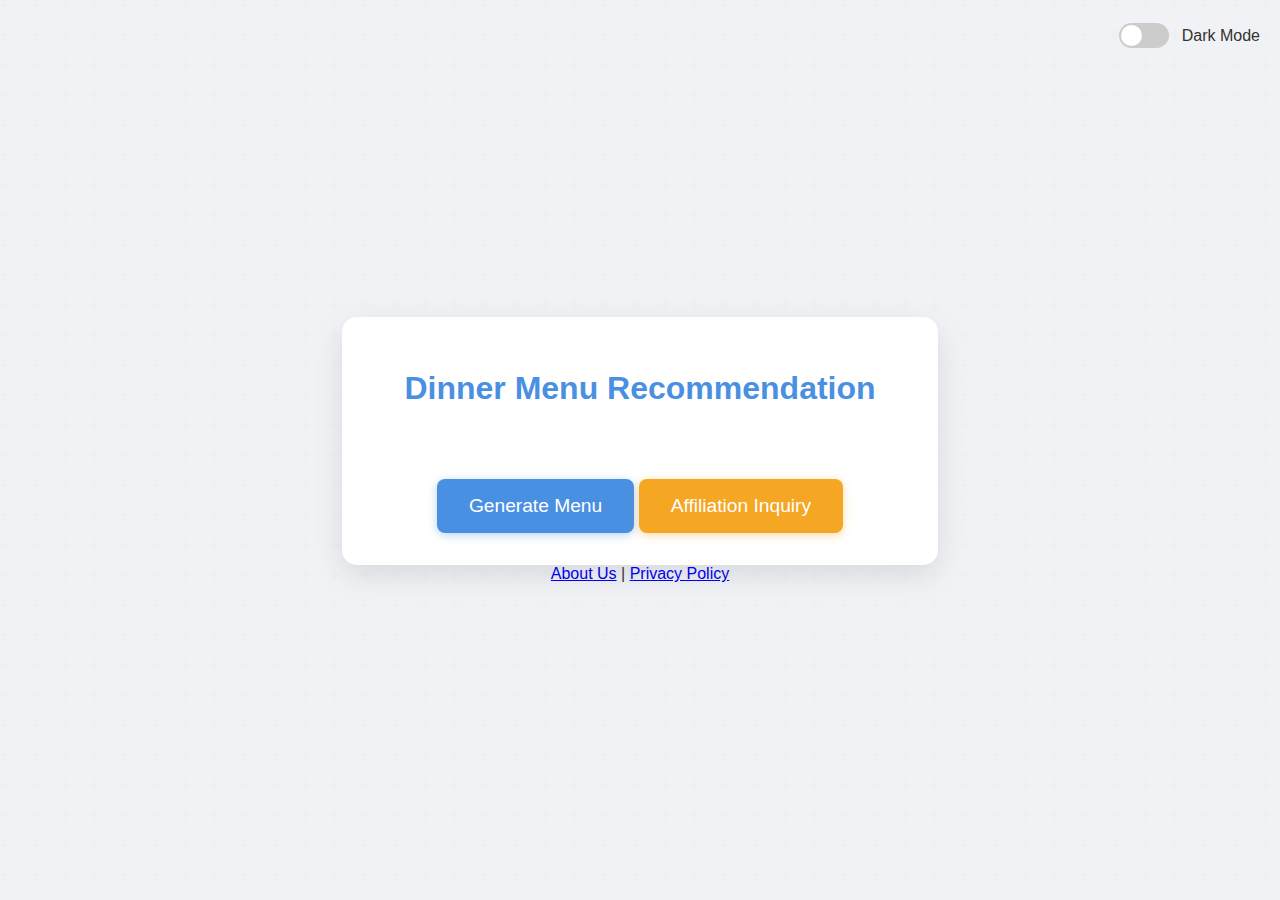
<file: index.html>
<!DOCTYPE html>
<html lang="en">
<head>
    <!-- Google tag (gtag.js) -->
<script async src="https://www.googletagmanager.com/gtag/js?id=G-9MMYBMFKHB"></script>
<script>
  window.dataLayer = window.dataLayer || [];
  function gtag(){dataLayer.push(arguments);}
  gtag('js', new Date());

  gtag('config', 'G-9MMYBMFKHB');
</script>
<script type="text/javascript">
    (function(c,l,a,r,i,t,y){
        c[a]=c[a]||function(){(c[a].q=c[a].q||[]).push(arguments)};
        t=l.createElement(r);t.async=1;t.src="https://www.clarity.ms/tag/"+i;
        y=l.getElementsByTagName(r)[0];y.parentNode.insertBefore(t,y);
    })(window, document, "clarity", "script", "v2w782zga2");
</script>
    <meta charset="UTF-8">
    <meta name="viewport" content="width=device-width, initial-scale=1.0">
    <title>Dinner Menu Recommendation</title>
    <link rel="stylesheet" href="style.css">
</head>
<body>
    <div class="theme-switcher">
        <input type="checkbox" id="theme-toggle">
        <label for="theme-toggle">Dark Mode</label>
    </div>
    <div class="container">
        <h1>Dinner Menu Recommendation</h1>
        <div id="menu-container" class="menu-container">
        </div>
        <button id="generate-btn">Generate Menu</button>
        <a href="contact.html" class="contact-button">Affiliation Inquiry</a>
    </div>
    <footer class="site-footer">
        <a href="about.html">About Us</a> | <a href="privacy.html">Privacy Policy</a>
    </footer>
    <script src="main.js"></script>
</body>
</html>
</file>
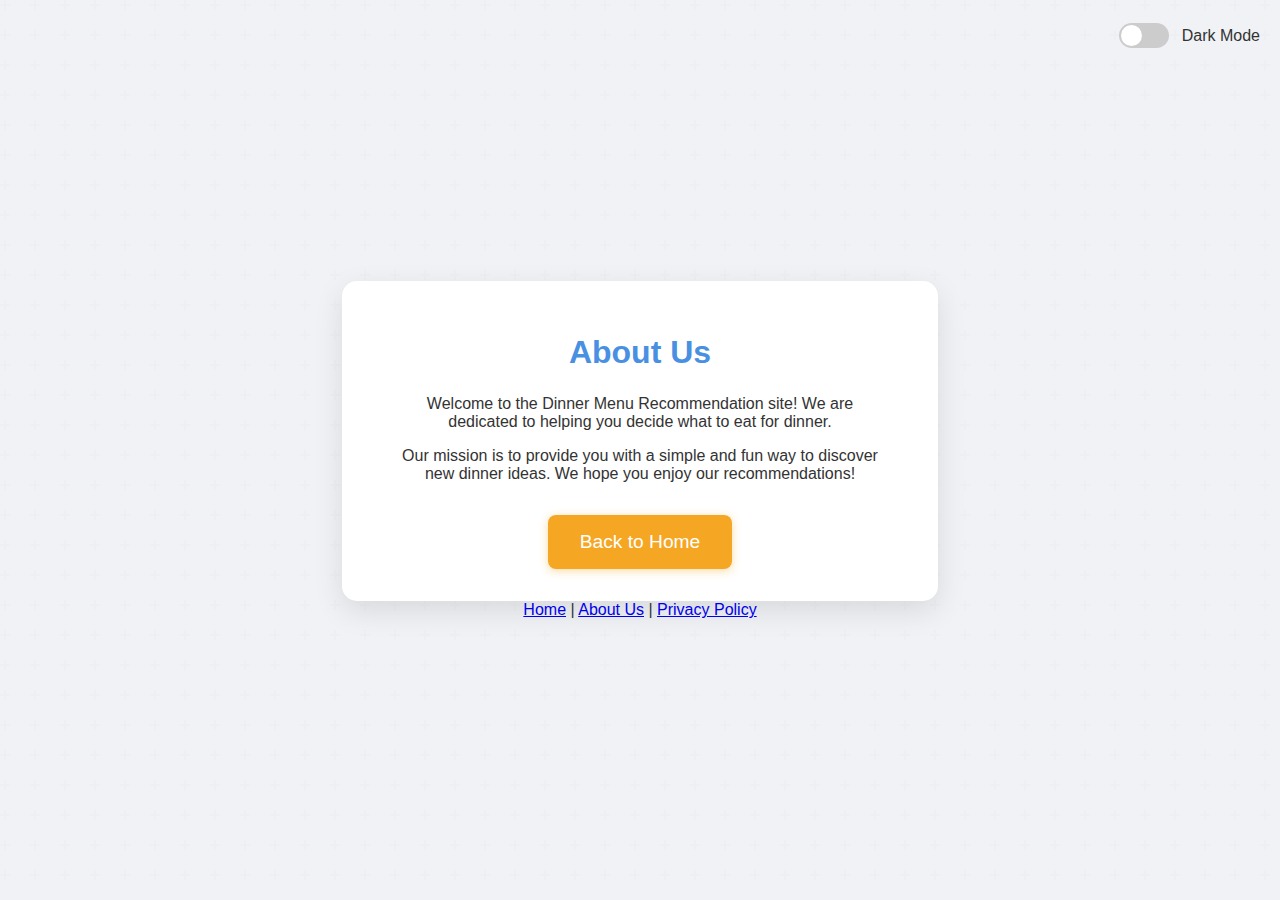
<file: about.html>
<!DOCTYPE html>
<html lang="en">
<head>
    <!-- Google tag (gtag.js) -->
<script async src="https://www.googletagmanager.com/gtag/js?id=G-9MMYBMFKHB"></script>
<script>
  window.dataLayer = window.dataLayer || [];
  function gtag(){dataLayer.push(arguments);}
  gtag('js', new Date());

  gtag('config', 'G-9MMYBMFKHB');
</script>
<script type="text/javascript">
    (function(c,l,a,r,i,t,y){
        c[a]=c[a]||function(){(c[a].q=c[a].q||[]).push(arguments)};
        t=l.createElement(r);t.async=1;t.src="https://www.clarity.ms/tag/"+i;
        y=l.getElementsByTagName(r)[0];y.parentNode.insertBefore(t,y);
    })(window, document, "clarity", "script", "v2w782zga2");
</script>
    <meta charset="UTF-8">
    <meta name="viewport" content="width=device-width, initial-scale=1.0">
    <title>About Us</title>
    <link rel="stylesheet" href="style.css">
</head>
<body>
    <div class="theme-switcher">
        <input type="checkbox" id="theme-toggle">
        <label for="theme-toggle">Dark Mode</label>
    </div>
    <div class="container">
        <h1>About Us</h1>
        <p>
            Welcome to the Dinner Menu Recommendation site! We are dedicated to helping you decide what to eat for dinner.
        </p>
        <p>
            Our mission is to provide you with a simple and fun way to discover new dinner ideas. We hope you enjoy our recommendations!
        </p>
        <a href="index.html" class="contact-button">Back to Home</a>
    </div>
    <footer class="site-footer">
        <a href="index.html">Home</a> | <a href="about.html">About Us</a> | <a href="privacy.html">Privacy Policy</a>
    </footer>
    <script src="main.js"></script>
</body>
</html>
</file>
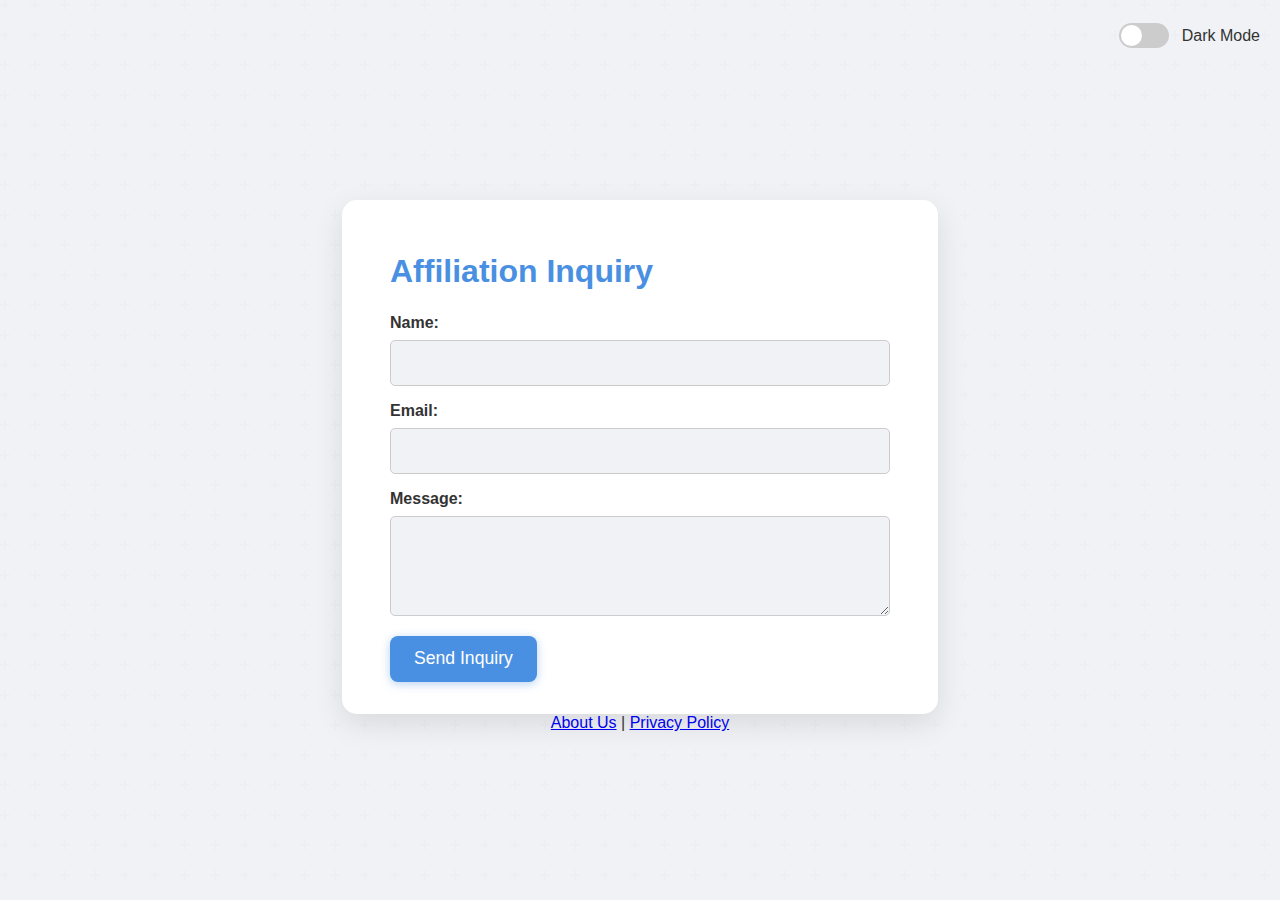
<file: contact.html>
<!DOCTYPE html>
<html lang="en">
<head>
    <!-- Google tag (gtag.js) -->
<script async src="https://www.googletagmanager.com/gtag/js?id=G-9MMYBMFKHB"></script>
<script>
  window.dataLayer = window.dataLayer || [];
  function gtag(){dataLayer.push(arguments);}
  gtag('js', new Date());

  gtag('config', 'G-9MMYBMFKHB');
</script>
<script type="text/javascript">
    (function(c,l,a,r,i,t,y){
        c[a]=c[a]||function(){(c[a].q=c[a].q||[]).push(arguments)};
        t=l.createElement(r);t.async=1;t.src="https://www.clarity.ms/tag/"+i;
        y=l.getElementsByTagName(r)[0];y.parentNode.insertBefore(t,y);
    })(window, document, "clarity", "script", "v2w782zga2");
</script>
    <meta charset="UTF-8">
    <meta name="viewport" content="width=device-width, initial-scale=1.0">
    <title>Affiliation Inquiry</title>
    <link rel="stylesheet" href="style.css">
    <meta name="google-adsense-account" content="ca-pub-5579554016803765">
    <style>
        .form-container {
            background: var(--white);
            padding: 2rem 3rem;
            border-radius: 15px;
            box-shadow: 0 10px 30px rgba(0, 0, 0, 0.1);
            max-width: 90%;
            width: 500px;
            text-align: left;
            transition: background-color 0.3s, box-shadow 0.3s;
            margin-top: 2rem;
        }

        body.dark-mode .form-container {
            background-color: #2c2c2c;
            box-shadow: 0 10px 30px rgba(0, 0, 0, 0.7);
        }

        .form-container label {
            display: block;
            margin-bottom: 0.5rem;
            font-weight: bold;
            color: var(--text-color);
        }

        .form-container input[type="text"],
        .form-container input[type="email"],
        .form-container textarea {
            width: 100%;
            padding: 0.8rem;
            margin-bottom: 1rem;
            border: 1px solid #ccc;
            border-radius: 5px;
            font-size: 1rem;
            background-color: var(--background-color);
            color: var(--text-color);
            box-sizing: border-box; /* Ensures padding doesn't increase width */
        }

        .form-container textarea {
            resize: vertical;
            min-height: 100px;
        }

        .form-container button {
            background-color: var(--primary-color);
            color: var(--white);
            border: none;
            padding: 0.8rem 1.5rem;
            font-size: 1.1rem;
            border-radius: 8px;
            cursor: pointer;
            transition: background-color 0.3s, box-shadow 0.3s;
            box-shadow: 0 2px 10px rgba(74, 144, 226, 0.4);
            width: auto;
        }

        .form-container button:hover {
            background-color: #357ABD;
            box-shadow: 0 4px 15px rgba(74, 144, 226, 0.6);
        }
    </style>
</head>
<body>
    <div class="theme-switcher">
        <input type="checkbox" id="theme-toggle">
        <label for="theme-toggle">Dark Mode</label>
    </div>
    <div class="form-container">
        <h1>Affiliation Inquiry</h1>
        <form action="https://formspree.io/f/mjggbelr" method="POST">
            <label for="name">Name:</label>
            <input type="text" id="name" name="name" required>

            <label for="email">Email:</label>
            <input type="email" id="email" name="email" required>

            <label for="message">Message:</label>
            <textarea id="message" name="message" required></textarea>

            <button type="submit">Send Inquiry</button>
        </form>
    </div>
    <footer class="site-footer">
        <a href="about.html">About Us</a> | <a href="privacy.html">Privacy Policy</a>
    </footer>
    <script src="main.js"></script>
</body>
</html>
</file>
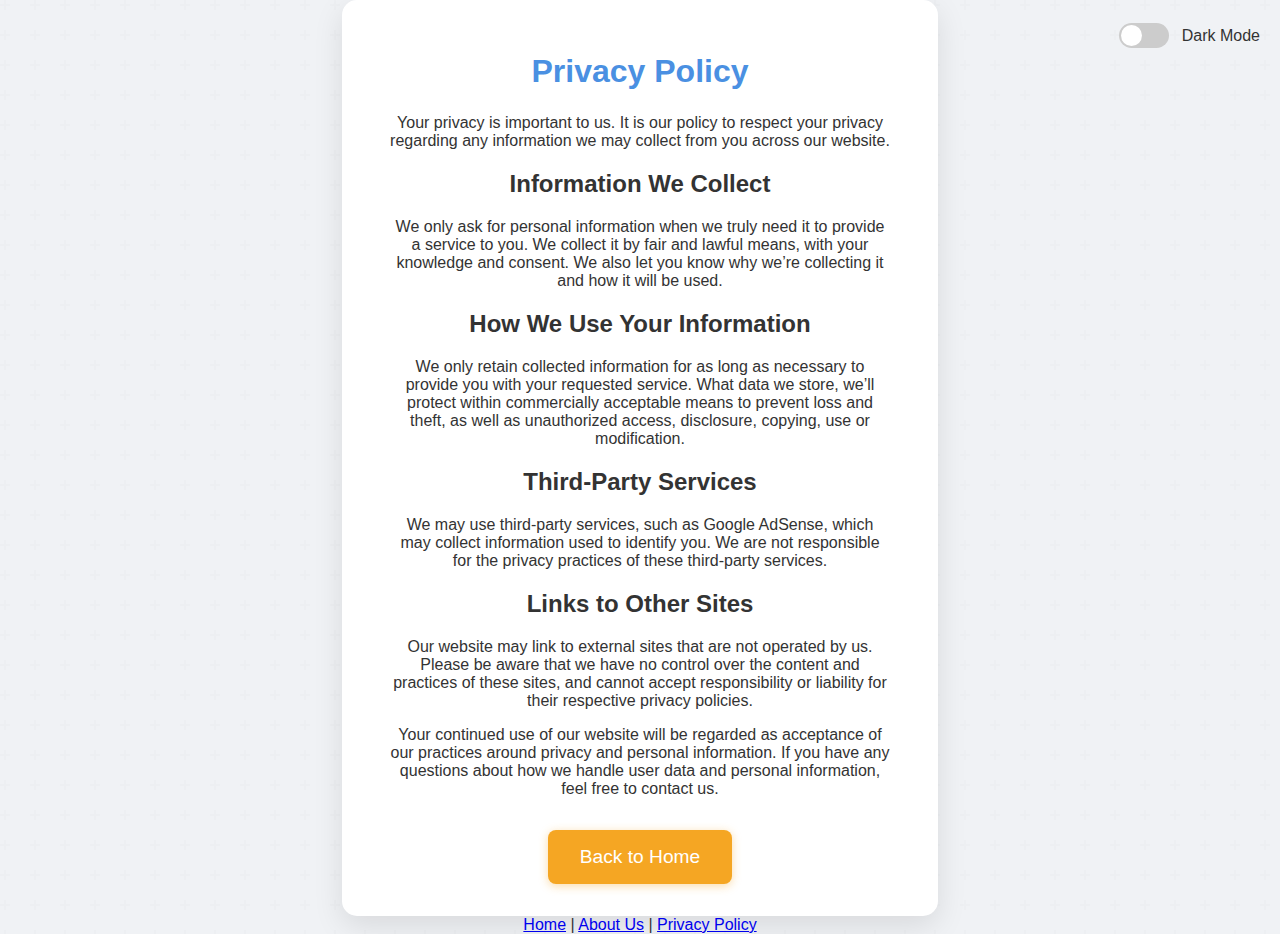
<file: privacy.html>
<!DOCTYPE html>
<html lang="en">
<head>
    <!-- Google tag (gtag.js) -->
<script async src="https://www.googletagmanager.com/gtag/js?id=G-9MMYBMFKHB"></script>
<script>
  window.dataLayer = window.dataLayer || [];
  function gtag(){dataLayer.push(arguments);}
  gtag('js', new Date());

  gtag('config', 'G-9MMYBMFKHB');
</script>
<script type="text/javascript">
    (function(c,l,a,r,i,t,y){
        c[a]=c[a]||function(){(c[a].q=c[a].q||[]).push(arguments)};
        t=l.createElement(r);t.async=1;t.src="https://www.clarity.ms/tag/"+i;
        y=l.getElementsByTagName(r)[0];y.parentNode.insertBefore(t,y);
    })(window, document, "clarity", "script", "v2w782zga2");
</script>
    <meta charset="UTF-8">
    <meta name="viewport" content="width=device-width, initial-scale=1.0">
    <title>Privacy Policy</title>
    <link rel="stylesheet" href="style.css">
</head>
<body>
    <div class="theme-switcher">
        <input type="checkbox" id="theme-toggle">
        <label for="theme-toggle">Dark Mode</label>
    </div>
    <div class="container">
        <h1>Privacy Policy</h1>
        <p>
            Your privacy is important to us. It is our policy to respect your privacy regarding any information we may collect from you across our website.
        </p>
        <h2>Information We Collect</h2>
        <p>
            We only ask for personal information when we truly need it to provide a service to you. We collect it by fair and lawful means, with your knowledge and consent. We also let you know why we’re collecting it and how it will be used.
        </p>
        <h2>How We Use Your Information</h2>
        <p>
            We only retain collected information for as long as necessary to provide you with your requested service. What data we store, we’ll protect within commercially acceptable means to prevent loss and theft, as well as unauthorized access, disclosure, copying, use or modification.
        </p>
        <h2>Third-Party Services</h2>
        <p>
            We may use third-party services, such as Google AdSense, which may collect information used to identify you. We are not responsible for the privacy practices of these third-party services.
        </p>
        <h2>Links to Other Sites</h2>
        <p>
            Our website may link to external sites that are not operated by us. Please be aware that we have no control over the content and practices of these sites, and cannot accept responsibility or liability for their respective privacy policies.
        </p>
        <p>
            Your continued use of our website will be regarded as acceptance of our practices around privacy and personal information. If you have any questions about how we handle user data and personal information, feel free to contact us.
        </p>
        <a href="index.html" class="contact-button">Back to Home</a>
    </div>
    <footer class="site-footer">
        <a href="index.html">Home</a> | <a href="about.html">About Us</a> | <a href="privacy.html">Privacy Policy</a>
    </footer>
    <script src="main.js"></script>
</body>
</html>
</file>
<file: style.css>
:root {
    --primary-color: #4a90e2;
    --secondary-color: #f5a623;
    --background-color: #f0f2f5;
    --text-color: #333;
    --white: #fff;
    --dark-background-color: #1a1a1a;
}

body {
    font-family: -apple-system, BlinkMacSystemFont, 'Segoe UI', Roboto, Oxygen, Ubuntu, Cantarell, 'Open Sans', 'Helvetica Neue', sans-serif;
    background-color: var(--background-color);
    color: var(--text-color);
    display: flex;
    flex-direction: column;
    justify-content: center;
    align-items: center;
    min-height: 100vh;
    margin: 0;
    transition: background-color 0.3s, color 0.3s;
    background-image: url('data:image/svg+xml,%3Csvg width="60" height="60" viewBox="0 0 60 60" xmlns="http://www.w3.org/2000/svg"%3E%3Cg fill="none" fill-rule="evenodd"%3E%3Cg fill="%239C92AC" fill-opacity="0.04"%3E%3Cpath d="M36 34v-4h-2v4h-4v2h4v4h2v-4h4v-2h-4zm0-30V0h-2v4h-4v2h4v4h2V6h4V4h-4zM6 34v-4H4v4H0v2h4v4h2v-4h4v-2H6zM6 4V0H4v4H0v2h4v4h2V6h4V4H6z"/%3E%3C/g%3E%3C/g%3E%3C/svg%3E');
}

body.dark-mode {
    --background-color: var(--dark-background-color);
    --text-color: var(--white);
}

.theme-switcher {
    position: absolute;
    top: 20px;
    right: 20px;
    display: flex;
    align-items: center;
}

.theme-switcher label {
    margin-left: 10px;
    font-size: 1rem;
}

#theme-toggle {
    appearance: none;
    width: 50px;
    height: 25px;
    background-color: #ccc;
    border-radius: 25px;
    position: relative;
    cursor: pointer;
    outline: none;
    transition: background-color 0.3s;
}

#theme-toggle::before {
    content: '';
    position: absolute;
    width: 21px;
    height: 21px;
    background-color: white;
    border-radius: 50%;
    top: 2px;
    left: 2px;
    transition: transform 0.3s;
}

#theme-toggle:checked {
    background-color: var(--primary-color);
}

#theme-toggle:checked::before {
    transform: translateX(25px);
}

.container {
    text-align: center;
    background: var(--white);
    padding: 2rem 3rem;
    border-radius: 15px;
    box-shadow: 0 10px 30px rgba(0, 0, 0, 0.1);
    max-width: 90%;
    width: 500px;
    transition: background-color 0.3s, box-shadow 0.3s;
}

body.dark-mode .container {
    background-color: #2c2c2c;
    box-shadow: 0 10px 30px rgba(0, 0, 0, 0.7);
}

h1 {
    color: var(--primary-color);
    margin-bottom: 1.5rem;
}

.menu-container {
    display: flex;
    justify-content: center;
    align-items: center;
    gap: 10px;
    margin-bottom: 2rem;
    flex-wrap: wrap;
}

.menu-item {
    background-color: var(--primary-color);
    color: var(--white);
    padding: 1rem 2rem;
    border-radius: 8px;
    font-size: 1.5rem;
    font-weight: bold;
    box-shadow: 0 4px 8px rgba(0,0,0,0.2);
    transition: transform 0.3s ease, background-color 0.3s ease;
}

#generate-btn {
    background-color: var(--primary-color);
    color: var(--white);
    border: none;
    padding: 1rem 2rem;
    font-size: 1.2rem;
    border-radius: 8px;
    cursor: pointer;
    transition: background-color 0.3s, box-shadow 0.3s;
    box-shadow: 0 2px 10px rgba(74, 144, 226, 0.4);
}

#generate-btn:hover {
    background-color: #357ABD;
    box-shadow: 0 4px 15px rgba(74, 144, 226, 0.6);
}

.contact-button {
    display: inline-block; /* Treat anchor like a block element for padding/margin */
    background-color: var(--secondary-color);
    color: var(--white);
    border: none;
    padding: 1rem 2rem;
    font-size: 1.2rem;
    border-radius: 8px;
    cursor: pointer;
    transition: background-color 0.3s, box-shadow 0.3s;
    box-shadow: 0 2px 10px rgba(245, 166, 35, 0.4);
    text-decoration: none; /* Remove underline from link */
    margin-top: 1rem; /* Add some space above the button */
}

.contact-button:hover {
    background-color: #e09b1f;
    box-shadow: 0 4px 15px rgba(245, 166, 35, 0.6);
}

/* Responsive Styles */
@media (max-width: 600px) {
    .container {
        padding: 1.5rem;
    }

    #generate-btn {
        padding: 0.8rem 1.5rem;
        font-size: 1rem;
    }
}
</file>
